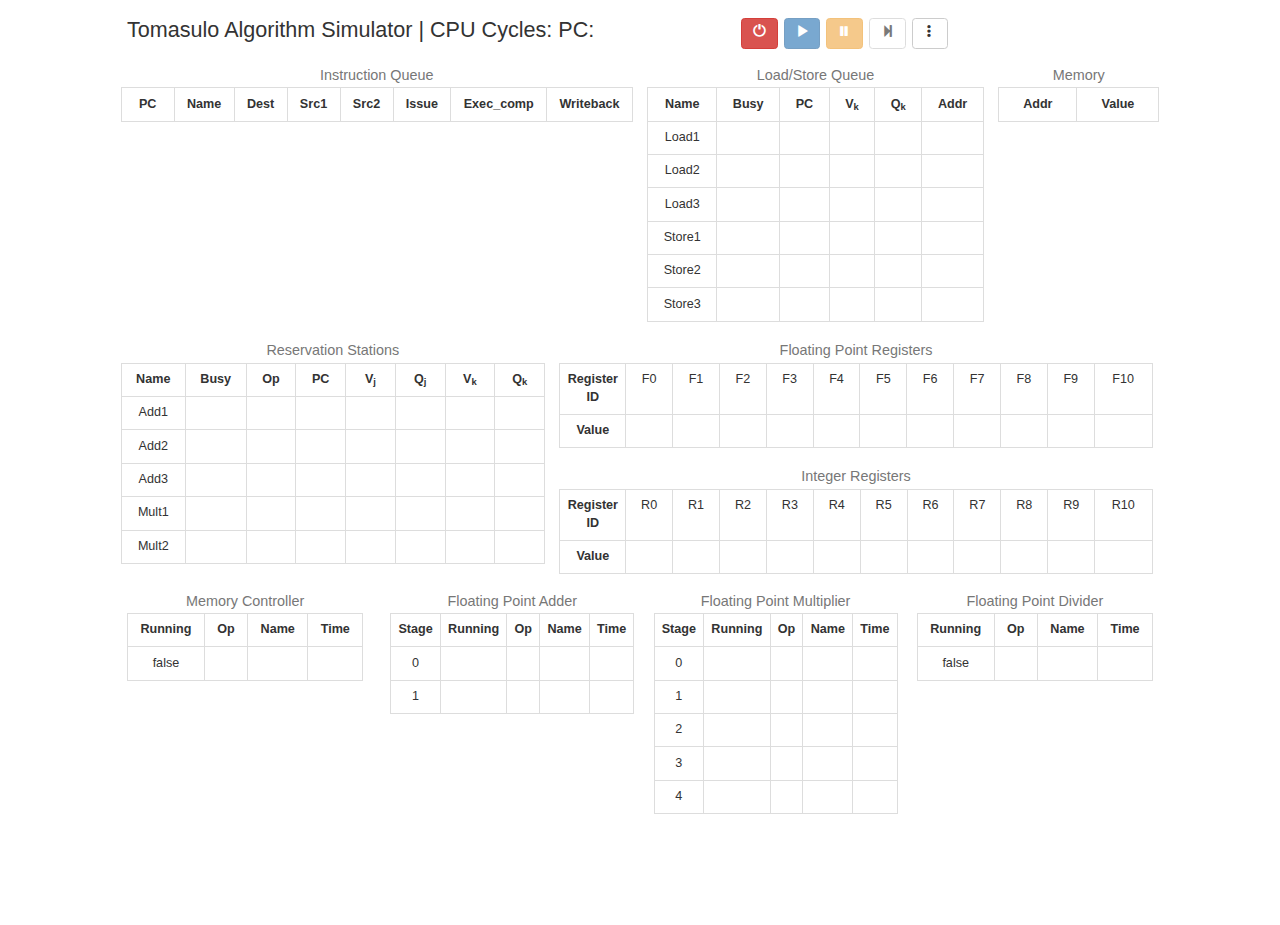
<file: index.html>
<!DOCTYPE html>
<html>

<head>
<meta charset="UTF-8">

<title> Tomasulo Algorithm Simulator </title>

<script src="libs/js/jquery-3.2.1.min.js"></script>

<!-- Latest compiled and minified CSS -->
<link rel="stylesheet" href="libs/css/bootstrap.min.css" />

<!-- Latest compiled and minified JavaScript -->
<script src="libs/js/bootstrap.min.js"></script>

<link rel="stylesheet" type="text/css" href="css/main.css" />
<link rel="stylesheet" href="css/non-responsive.css" type="text/css" /> 

<script src="js/main.js"></script>
<script src="js/utils.js"></script>
<script src="js/ui.js"></script>
<script src="js/config.js"></script>
<script src="js/CPU.js"></script>
<script src="js/HDL.js"></script>

</head>

<body onload="setTimeout(main.do_load, 100);">
<script> document.body.style.zoom = 0.9 * Math.max(window.screen.width, 1440) / 1440; </script>

<p id="loading_text"> Loading ... </p>

<div id="main_div" class="container" style="visibility:hidden">
	<div class="row" style="margin-top: 0px">
		<div class="col-xs-7">
			<h3>
				Tomasulo Algorithm Simulator | 
				CPU Cycles: <span id="CPU_cycles"></span>
				PC: <span id="CPU_PC"></span>
			</h3>
		</div>
		<div class="col-xs-5">
			<h3>
				<button class="btn btn-danger" id="btn_power">
					<span class="glyphicon glyphicon-off"></span>
				</button>
				<button class="btn btn-primary" id="btn_run">
					<span class="glyphicon glyphicon-play"></span>
				</button>
				<button class="btn btn-warning" id="btn_pause">
					<span class="glyphicon glyphicon-pause"></span>
				</button>
				<button class="btn btn-default" id="btn_step">
					<span class="glyphicon glyphicon-step-forward"></span>
				</button>
				<button class="btn btn-default" id="btn_options">
					<span class="glyphicon glyphicon-option-vertical"></span>
				</button>
			</h3>
		</div>
	</div>
	
	<div class="row">
		<table class="table table-borderless">
			<tr>
				<td class="col-xs-6">
					<div class="scrollable" style="height:300px">
						<table id="instruction_queue_table" class="table table-hover table-bordered">
							<caption> Instruction Queue </caption>
							<tr>
								<th class="col-xs-1"> PC </th>
								<th class="col-xs-1"> Name </th>
								<th class="col-xs-1"> Dest </th>
								<th class="col-xs-1"> Src1 </th>
								<th class="col-xs-1"> Src2 </th>
								<th class="col-xs-1"> Issue </th>
								<th class="col-xs-1"> Exec_comp </th>
								<th class="col-xs-1"> Writeback </th>
							</tr>
						</table>
					</div>
				</td>
				<td class="col-xs-4">
					<div class="scrollable" style="height:300px">
						<table id="load_store_queue_table" class="table table-hover table-bordered">
							<caption> Load/Store Queue </caption>
							<tr>
								<th class="col-xs-1"> Name </th>
								<th class="col-xs-1"> Busy </th>
								<th class="col-xs-1"> PC </th>
								<th class="col-xs-1"> V<sub>k</sub> </th>
								<th class="col-xs-1"> Q<sub>k</sub> </th>
								<th class="col-xs-1"> Addr </th>
							</tr>
							<tr>
								<td> 233 </td>
							</tr>
						</table>
					</div>
				</td>
				<td class="col-xs-2">
					<div class="scrollable" style="height:300px">
						<table id="memory_table" class="table table-hover table-bordered">
							<caption> Memory </caption>
							<tr>
								<th class="col-xs-1"> Addr </th>
								<th class="col-xs-1"> Value </th>
							</tr>
							<tr>
								<td> 2333 </td>
								<td> 123.456 </td>
							</tr>
						</table>
					</div>
				</td>
			</tr>
		</table>
	</div>
	
	<div class="row">
		<table class="table table-borderless">
			<tr>
				<td class="col-xs-5">
					<table id="RS_add_mul_table" class="table table-hover table-bordered">
						<caption> Reservation Stations </caption>
						<tr>
							<th class="col-xs-1"> Name </th>
							<th class="col-xs-1"> Busy </th>
							<th class="col-xs-1"> Op </th>
							<th class="col-xs-1"> PC </th>
							<th class="col-xs-1"> V<sub>j</sub> </th>
							<th class="col-xs-1"> Q<sub>j</sub> </th>
							<th class="col-xs-1"> V<sub>k</sub> </th>
							<th class="col-xs-1"> Q<sub>k</sub> </th>
						</tr>
					</table>
				</td>
				<td class="col-xs-7">
					<div class="scrollable" style="width:659px">
						<table id="FP_registers_table" class="table table-hover table-bordered">
							<caption> Floating Point Registers </caption>
							<tr>
								<th class="col-xs-1"> Register ID </th>
							</tr>
							<tr>
								<th> Value </th>
							</tr>
						</table>
						
						<table id="INT_registers_table" class="table table-hover table-bordered">
							<caption> Integer Registers </caption>
							<tr>
								<th class="col-xs-1"> Register ID </th>
							</tr>
							<tr>
								<th> Value </th>
							</tr>
						</table>
					</div>
				</td>
			</tr>
		</table>
	</div>
	
	<div class="row">
		<div class="col-xs-3">
			<table class="table table-hover table-bordered">
				<thead>
					<caption> Memory Controller </caption>
					<tr>
						<th class="col-xs-1"> Running </th>
						<th class="col-xs-1"> Op </th>
						<th class="col-xs-1"> Name </th>
						<th class="col-xs-1"> Time </th>
					</tr>
				</thead>
				<tbody>
					<tr>
						<td id="MC_is_running">false</td>
						<td id="MC_type"></td>
						<td id="MC_name"></td>
						<td id="MC_time"></td>
					</tr>
				</tbody>
			</table>
		</div>
		<div class="col-xs-3">
			<table id="FP_add_table" class="table table-hover table-bordered">
				<caption> Floating Point Adder </caption>
				<thead>
					<tr>
						<th class="col-xs-1"> Stage </th>
						<th class="col-xs-1"> Running </th>
						<th class="col-xs-1"> Op </th>
						<th class="col-xs-1"> Name </th>
						<th class="col-xs-1"> Time </th>
					</tr>
				</thead>
				<tbody>
				</tbody>
			</table>
		</div>
		<div class="col-xs-3">
			<table id="FP_mul_table" class="table table-hover table-bordered">
				<caption> Floating Point Multiplier </caption>
				<thead>
					<tr>
						<th class="col-xs-1"> Stage </th>
						<th class="col-xs-1"> Running </th>
						<th class="col-xs-1"> Op </th>
						<th class="col-xs-1"> Name </th>
						<th class="col-xs-1"> Time </th>
					</tr>
				</thead>
				<tbody>
				</tbody>
			</table>
		</div>
		<div class="col-xs-3">
			<table id="FP_div_table" class="table table-hover table-bordered">
				<caption> Floating Point Divider </caption>
				<thead>
					<tr>
						<th class="col-xs-1"> Running </th>
						<th class="col-xs-1"> Op </th>
						<th class="col-xs-1"> Name </th>
						<th class="col-xs-1"> Time </th>
					</tr>
				</thead>
				<tbody>
					<tr>
						<td id="FPD_is_running">false</td>
						<td id="FPD_type"></td>
						<td id="FPD_name"></td>
						<td id="FPD_time"></td>
					</tr>
				</tbody>
			</table>
		</div>
	</div>
</div>

<div class="modal fade" id="options_modal" tabindex="-1" role="dialog">
	<div class="modal-dialog" role="document">
		<div class="modal-content">
			<div class="modal-header">
				<button type="button" class="close" data-dismiss="modal">
					<span aria-hidden="true">&times;</span>
				</button>
				<h4 class="modal-title">
					Options
					&nbsp;
					<div class="label label-warning">
						Warning: CPU will be reset on saving changes !
					</div>
				</h4>
			</div>
			<div class="modal-body">
				<form>
					<div class="form-group">
						<label for="options_ins" class="control-label">
							Instructions:
						</label>
						<textarea class="form-control" id="options_ins" rows="5"></textarea>
					</div>
					<div class="form-group">
						<label for="options_mem" class="control-label">
							Memory values:
						</label>
						<textarea class="form-control" id="options_mem" rows="5"></textarea>
					</div>
					<div class="form-group">
						<label for="options_FP" class="control-label">
							Floating point register values:
						</label>
						<textarea class="form-control" id="options_FP" rows="5"></textarea>
					</div>
					<div class="form-group">
						<label for="options_INT" class="control-label">
							Integer register values:
						</label>
						<textarea class="form-control" id="options_INT" rows="5"></textarea>
					</div>
					
				</form>
			</div>
			<div class="modal-footer">
				<button type="button" class="btn btn-default" data-dismiss="modal">
					Close
				</button>
				<button type="button" class="btn btn-primary" id="options_save">
					Save changes
				</button>
			</div>
		</div>
	</div>
</div>

</body>

</html>
</file>
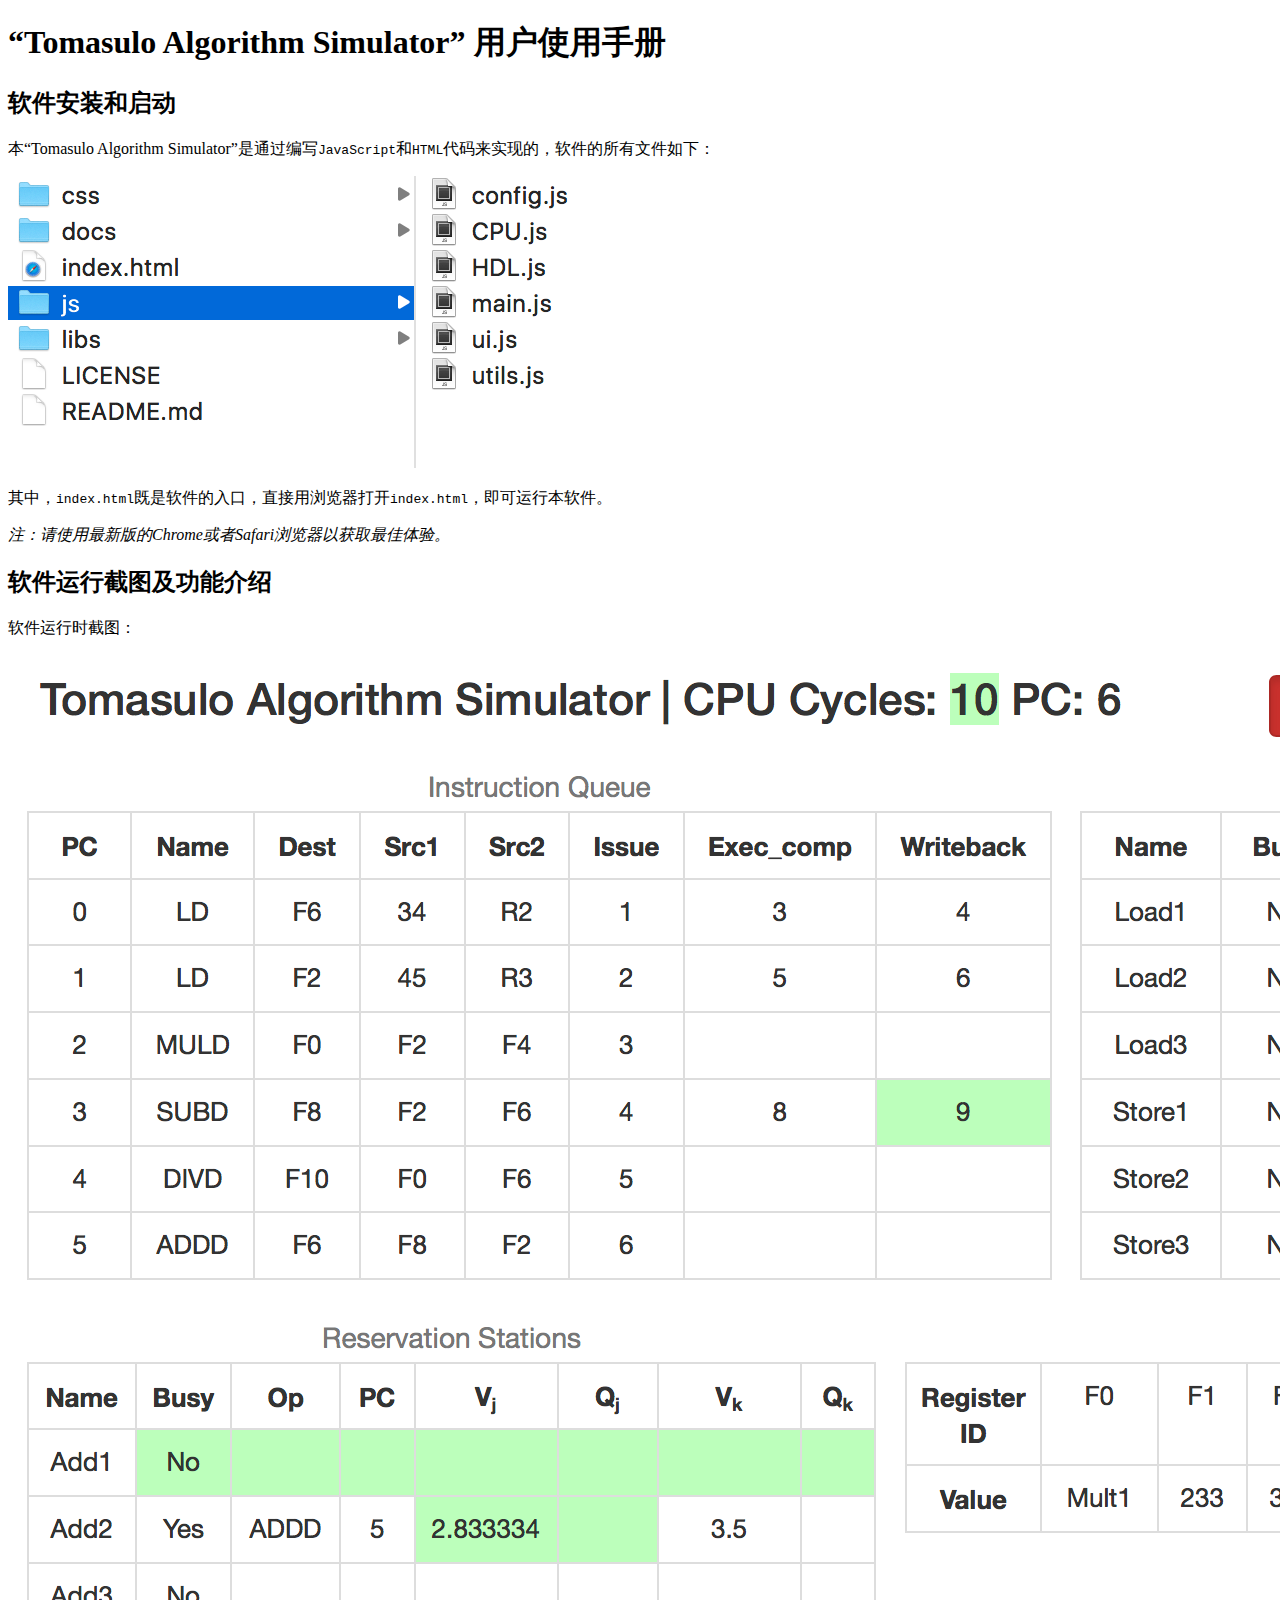
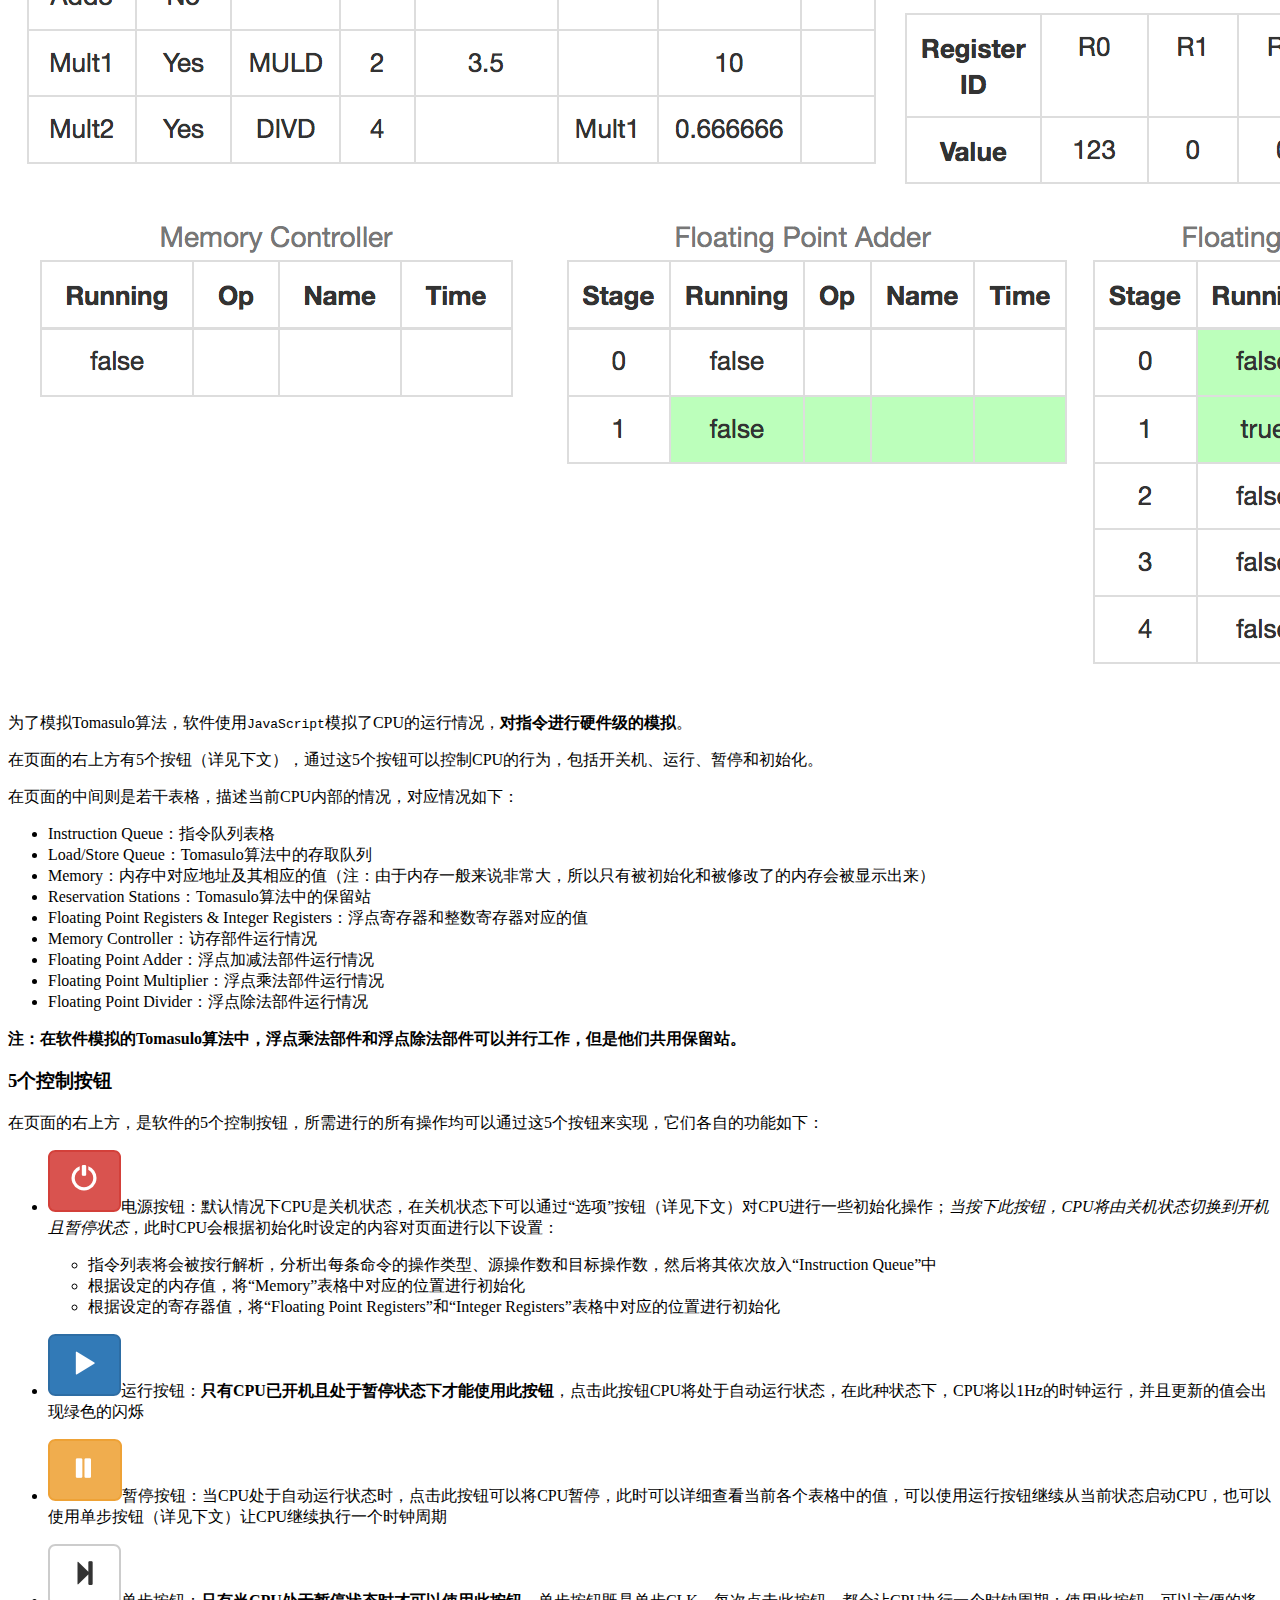
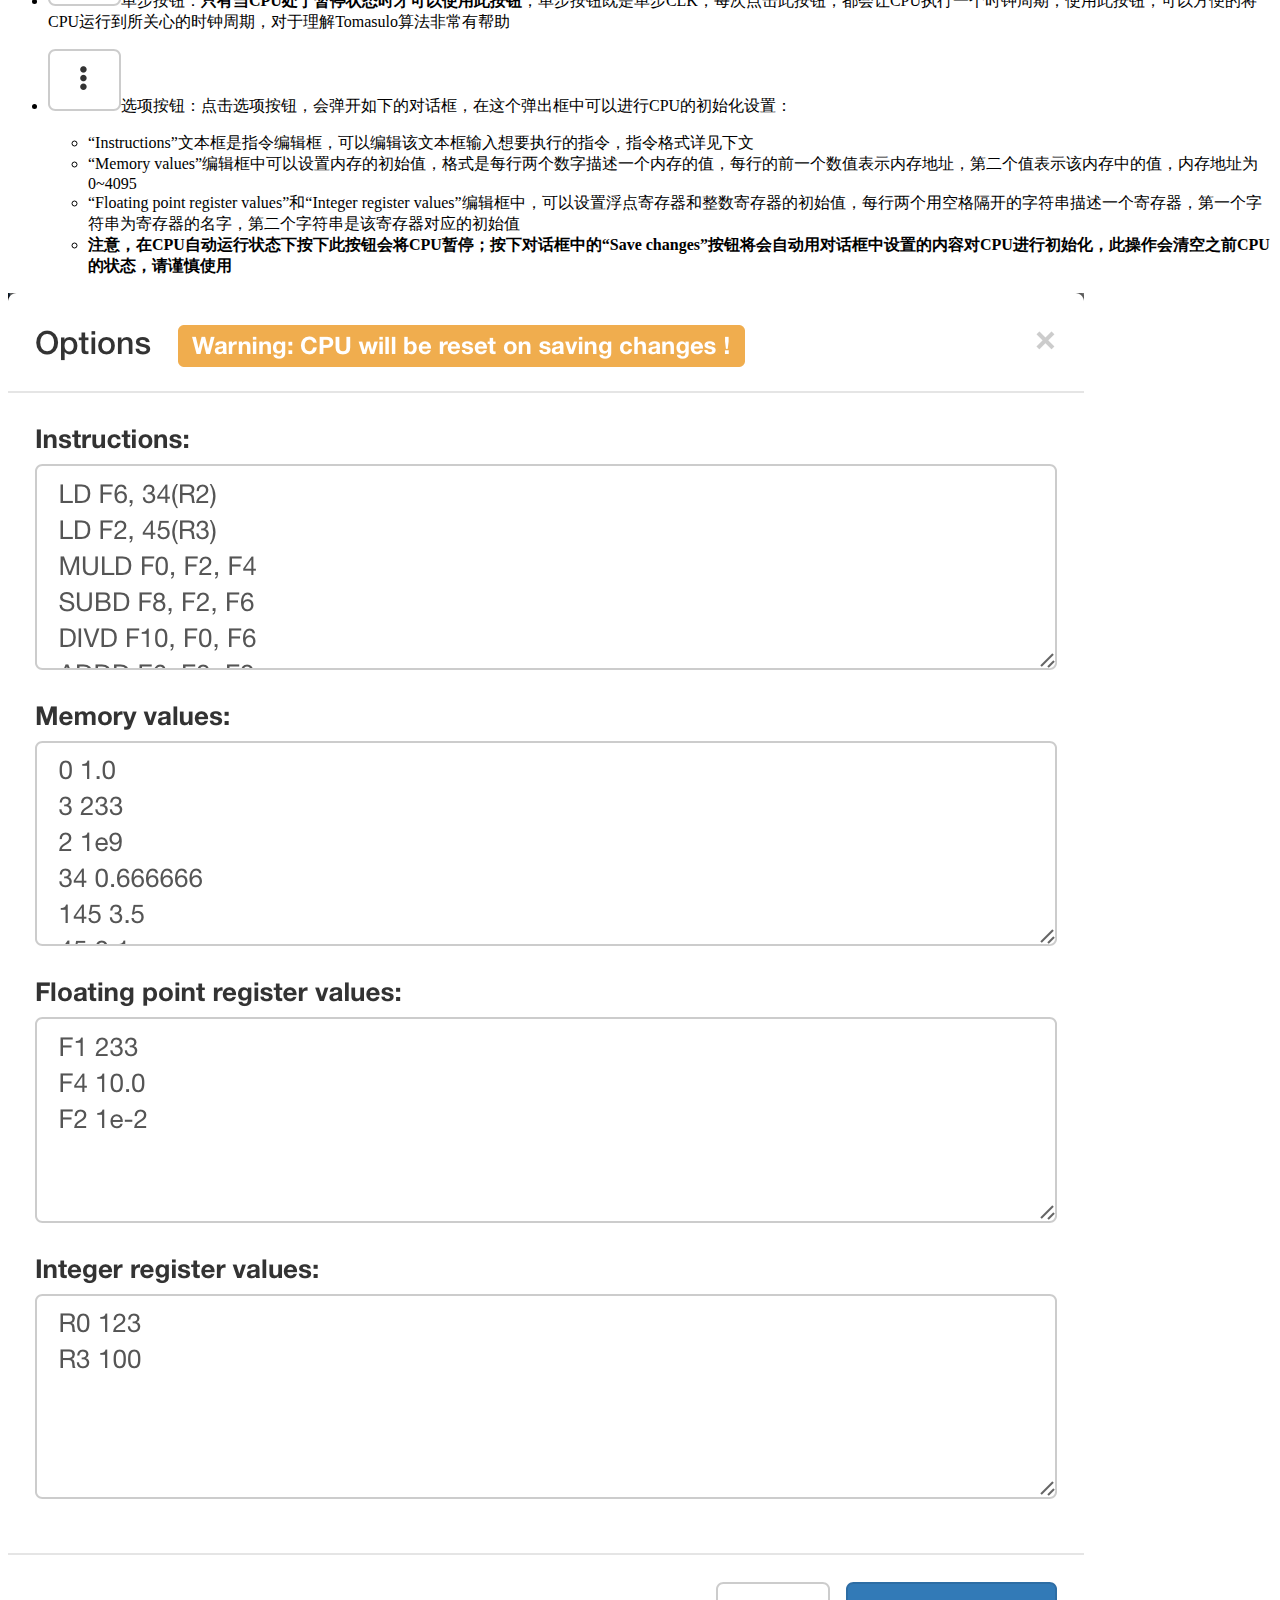
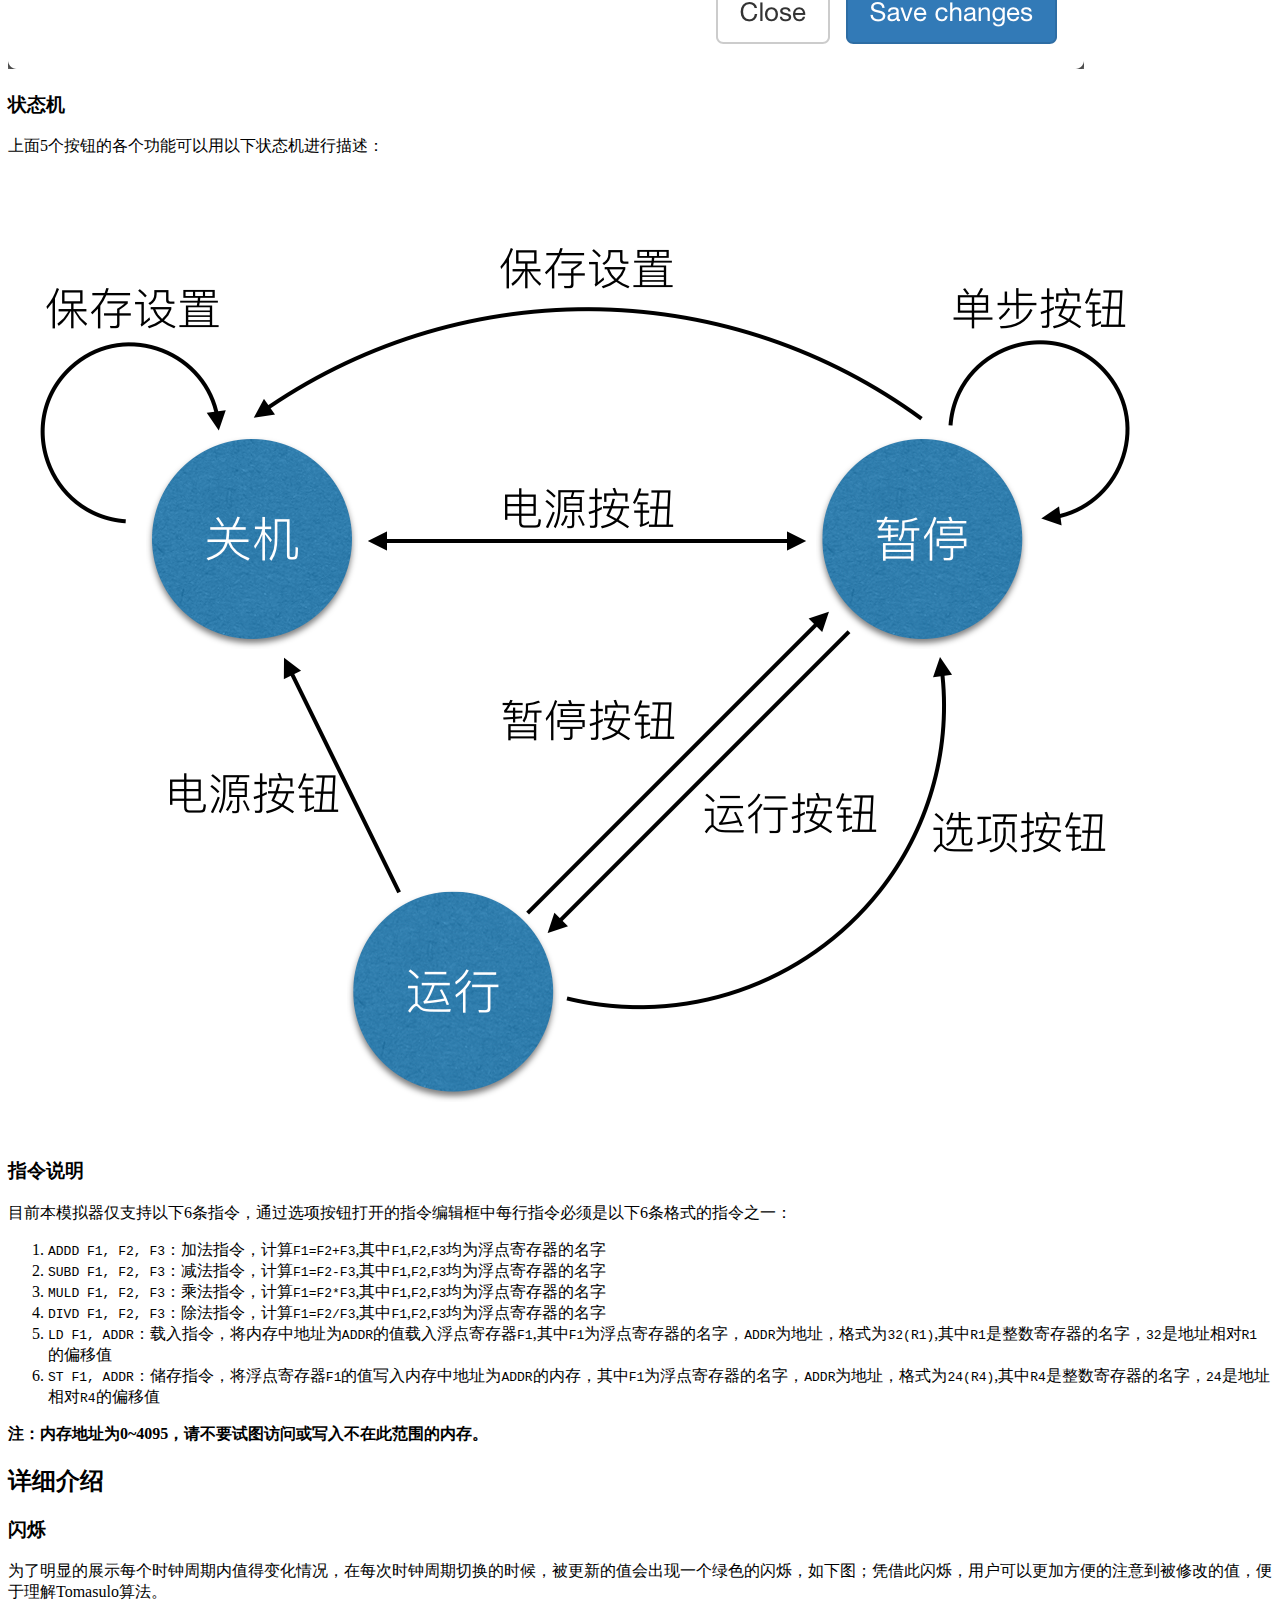
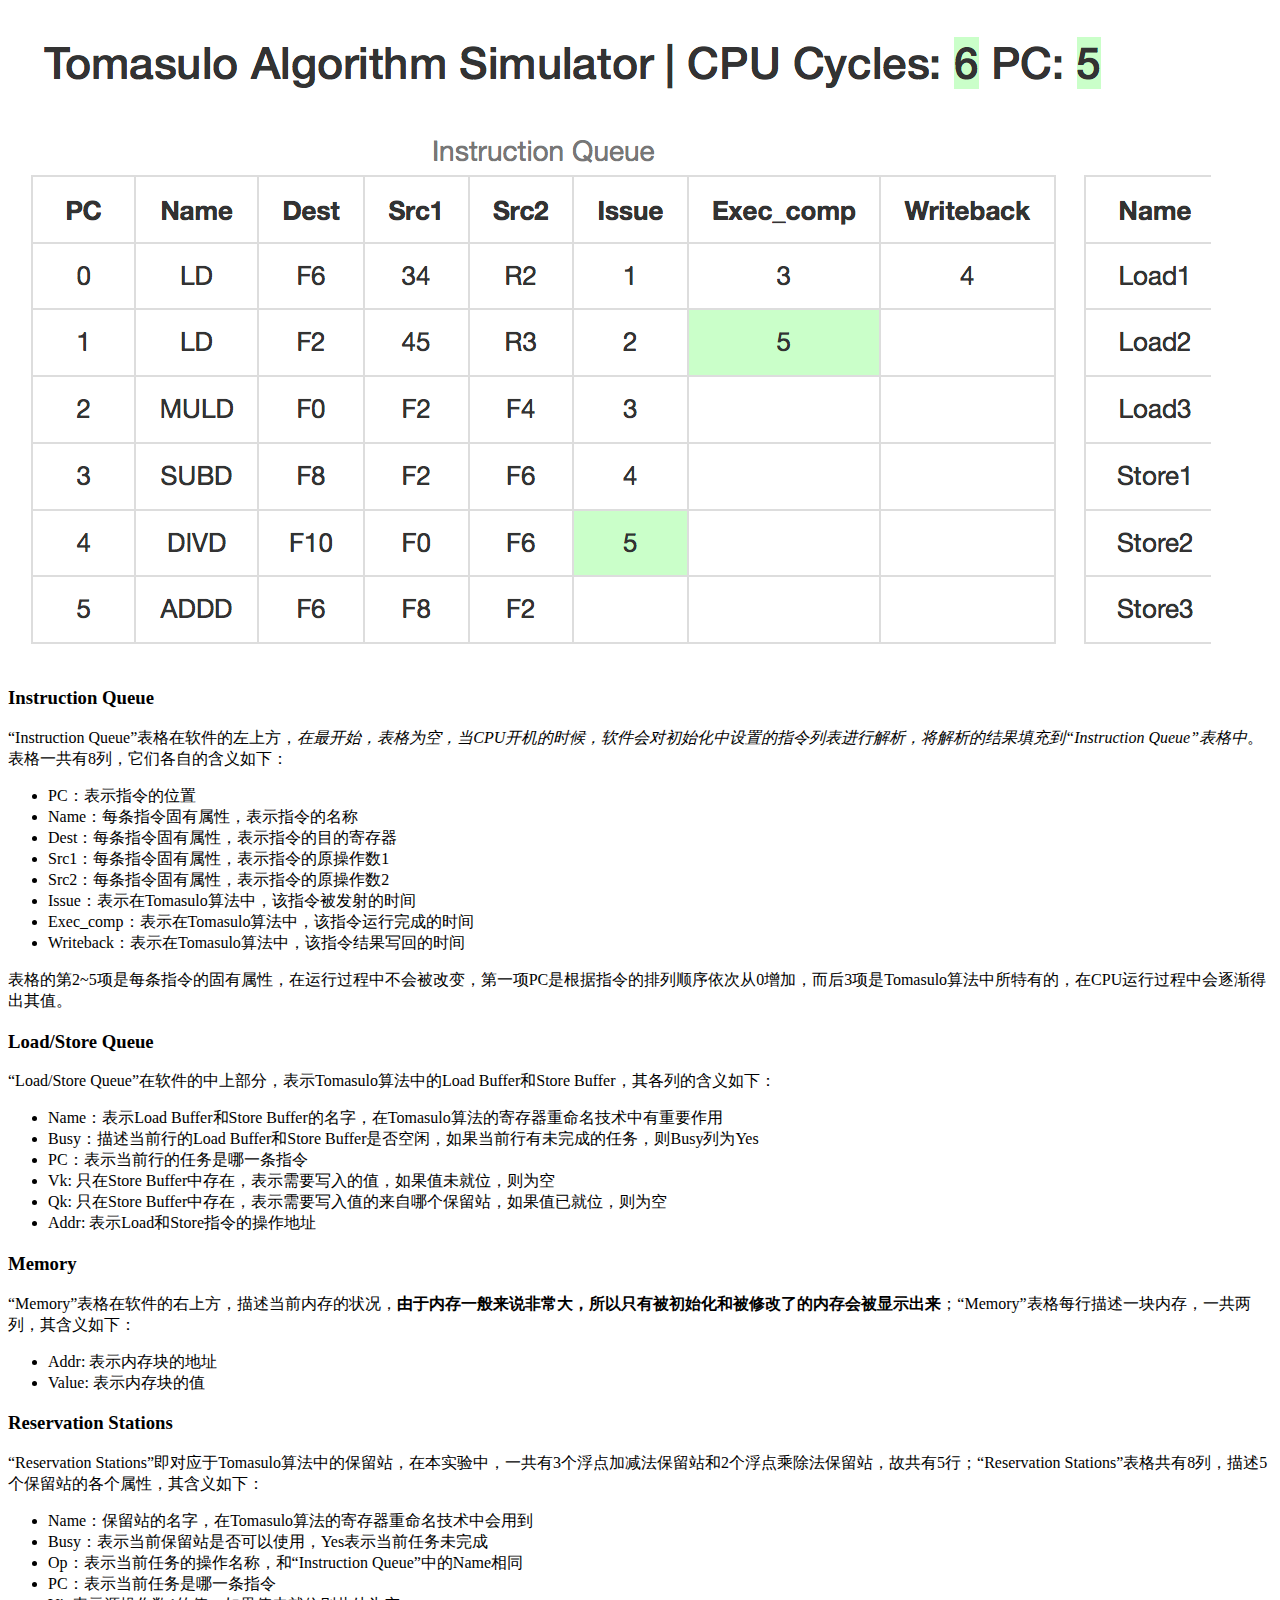
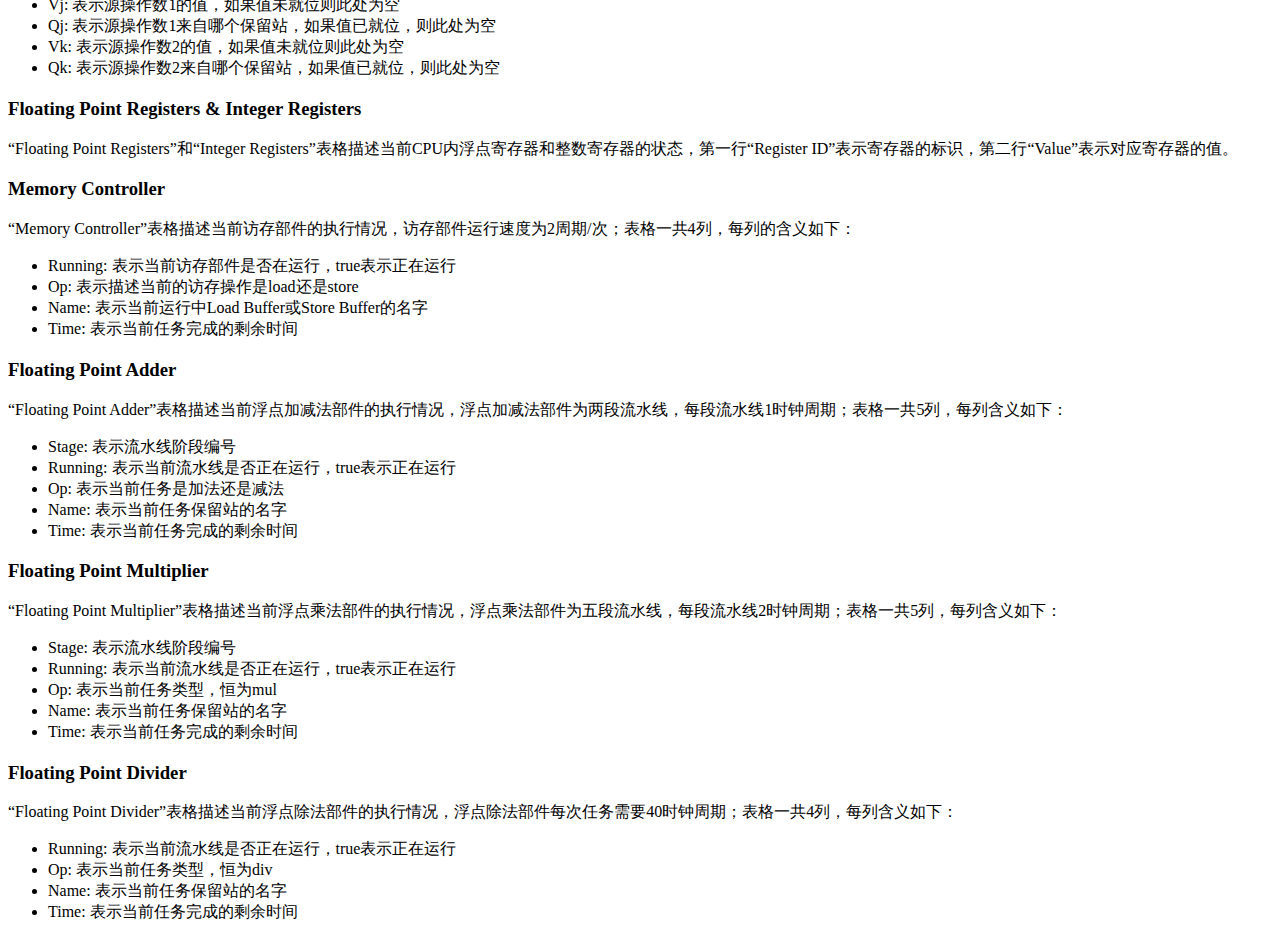
<file: docs/intro/用户使用手册.html>
<!DOCTYPE html>
<html>
<head>
<meta charset="utf-8">
<meta name="viewport" content="width=device-width, initial-scale=1.0">
<title>用户使用手册</title>
<link rel="stylesheet" href="https://stackedit.io/res-min/themes/base.css" />
<script type="text/javascript" src="https://cdn.mathjax.org/mathjax/latest/MathJax.js?config=TeX-AMS_HTML"></script>
</head>
<body><div class="container"><h1 id="tomasulo-algorithm-simulator-用户使用手册">“Tomasulo Algorithm Simulator” 用户使用手册</h1>



<h2 id="软件安装和启动">软件安装和启动</h2>

<p>本“Tomasulo Algorithm Simulator”是通过编写<code>JavaScript</code>和<code>HTML</code>代码来实现的，软件的所有文件如下：</p>

<p><img src="imgs/files.png" alt="files" title=""></p>

<p>其中，<code>index.html</code>既是软件的入口，直接用浏览器打开<code>index.html</code>，即可运行本软件。</p>

<p><em>注：请使用最新版的Chrome或者Safari浏览器以获取最佳体验。</em></p>



<h2 id="软件运行截图及功能介绍">软件运行截图及功能介绍</h2>

<p>软件运行时截图：</p>

<p><img src="imgs/run.png" alt="run" title=""></p>

<p>为了模拟Tomasulo算法，软件使用<code>JavaScript</code>模拟了CPU的运行情况，<strong>对指令进行硬件级的模拟</strong>。</p>

<p>在页面的右上方有5个按钮（详见下文），通过这5个按钮可以控制CPU的行为，包括开关机、运行、暂停和初始化。</p>

<p>在页面的中间则是若干表格，描述当前CPU内部的情况，对应情况如下：</p>

<ul>
<li>Instruction Queue：指令队列表格</li>
<li>Load/Store Queue：Tomasulo算法中的存取队列</li>
<li>Memory：内存中对应地址及其相应的值（注：由于内存一般来说非常大，所以只有被初始化和被修改了的内存会被显示出来）</li>
<li>Reservation Stations：Tomasulo算法中的保留站</li>
<li>Floating Point Registers &amp; Integer Registers：浮点寄存器和整数寄存器对应的值</li>
<li>Memory Controller：访存部件运行情况</li>
<li>Floating Point Adder：浮点加减法部件运行情况</li>
<li>Floating Point Multiplier：浮点乘法部件运行情况</li>
<li>Floating Point Divider：浮点除法部件运行情况</li>
</ul>

<p><strong>注：在软件模拟的Tomasulo算法中，浮点乘法部件和浮点除法部件可以并行工作，但是他们共用保留站。</strong></p>



<h3 id="5个控制按钮">5个控制按钮</h3>

<p>在页面的右上方，是软件的5个控制按钮，所需进行的所有操作均可以通过这5个按钮来实现，它们各自的功能如下：</p>

<ul>
<li><p><img src="imgs/power.png" alt="power" title="">电源按钮：默认情况下CPU是关机状态，在关机状态下可以通过“选项”按钮（详见下文）对CPU进行一些初始化操作；<em>当按下此按钮，CPU将由关机状态切换到开机且暂停状态</em>，此时CPU会根据初始化时设定的内容对页面进行以下设置：</p>

<ul><li>指令列表将会被按行解析，分析出每条命令的操作类型、源操作数和目标操作数，然后将其依次放入“Instruction Queue”中</li>
<li>根据设定的内存值，将“Memory”表格中对应的位置进行初始化</li>
<li>根据设定的寄存器值，将“Floating Point Registers”和“Integer Registers”表格中对应的位置进行初始化</li></ul></li>
<li><p><img src="imgs/start.png" alt="start" title="">运行按钮：<strong>只有CPU已开机且处于暂停状态下才能使用此按钮</strong>，点击此按钮CPU将处于自动运行状态，在此种状态下，CPU将以1Hz的时钟运行，并且更新的值会出现绿色的闪烁</p></li>
<li><p><img src="imgs/pause.png" alt="pause" title="">暂停按钮：当CPU处于自动运行状态时，点击此按钮可以将CPU暂停，此时可以详细查看当前各个表格中的值，可以使用运行按钮继续从当前状态启动CPU，也可以使用单步按钮（详见下文）让CPU继续执行一个时钟周期</p></li>
<li><p><img src="imgs/next.png" alt="next" title="">单步按钮：<strong>只有当CPU处于暂停状态时才可以使用此按钮</strong>，单步按钮既是单步CLK，每次点击此按钮，都会让CPU执行一个时钟周期；使用此按钮，可以方便的将CPU运行到所关心的时钟周期，对于理解Tomasulo算法非常有帮助</p></li>
<li><p><img src="imgs/options.png" alt="options" title="">选项按钮：点击选项按钮，会弹开如下的对话框，在这个弹出框中可以进行CPU的初始化设置：</p>

<ul><li>“Instructions”文本框是指令编辑框，可以编辑该文本框输入想要执行的指令，指令格式详见下文</li>
<li>“Memory values”编辑框中可以设置内存的初始值，格式是每行两个数字描述一个内存的值，每行的前一个数值表示内存地址，第二个值表示该内存中的值，内存地址为0~4095</li>
<li>“Floating point register values”和“Integer register values”编辑框中，可以设置浮点寄存器和整数寄存器的初始值，每行两个用空格隔开的字符串描述一个寄存器，第一个字符串为寄存器的名字，第二个字符串是该寄存器对应的初始值</li>
<li><strong>注意，在CPU自动运行状态下按下此按钮会将CPU暂停；按下对话框中的“Save changes”按钮将会自动用对话框中设置的内容对CPU进行初始化，此操作会清空之前CPU的状态，请谨慎使用</strong></li></ul></li>
</ul>

<p><img src="imgs/options_dialog.png"></p>



<h3 id="状态机">状态机</h3>

<p>上面5个按钮的各个功能可以用以下状态机进行描述：</p>

<p><img src="imgs/status.png"></p>



<h3 id="指令说明">指令说明</h3>

<p>目前本模拟器仅支持以下6条指令，通过选项按钮打开的指令编辑框中每行指令必须是以下6条格式的指令之一：</p>

<ol>
<li><code>ADDD F1, F2, F3</code>：加法指令，计算<code>F1=F2+F3</code>,其中<code>F1</code>,<code>F2</code>,<code>F3</code>均为浮点寄存器的名字</li>
<li><code>SUBD F1, F2, F3</code>：减法指令，计算<code>F1=F2-F3</code>,其中<code>F1</code>,<code>F2</code>,<code>F3</code>均为浮点寄存器的名字</li>
<li><code>MULD F1, F2, F3</code>：乘法指令，计算<code>F1=F2*F3</code>,其中<code>F1</code>,<code>F2</code>,<code>F3</code>均为浮点寄存器的名字</li>
<li><code>DIVD F1, F2, F3</code>：除法指令，计算<code>F1=F2/F3</code>,其中<code>F1</code>,<code>F2</code>,<code>F3</code>均为浮点寄存器的名字</li>
<li><code>LD F1, ADDR</code>：载入指令，将内存中地址为<code>ADDR</code>的值载入浮点寄存器<code>F1</code>,其中<code>F1</code>为浮点寄存器的名字，<code>ADDR</code>为地址，格式为<code>32(R1)</code>,其中<code>R1</code>是整数寄存器的名字，<code>32</code>是地址相对<code>R1</code>的偏移值</li>
<li><code>ST F1, ADDR</code>：储存指令，将浮点寄存器<code>F1</code>的值写入内存中地址为<code>ADDR</code>的内存，其中<code>F1</code>为浮点寄存器的名字，<code>ADDR</code>为地址，格式为<code>24(R4)</code>,其中<code>R4</code>是整数寄存器的名字，<code>24</code>是地址相对<code>R4</code>的偏移值</li>
</ol>

<p><strong>注：内存地址为0~4095，请不要试图访问或写入不在此范围的内存。</strong></p>



<h2 id="详细介绍">详细介绍</h2>



<h3 id="闪烁">闪烁</h3>

<p>为了明显的展示每个时钟周期内值得变化情况，在每次时钟周期切换的时候，被更新的值会出现一个绿色的闪烁，如下图；凭借此闪烁，用户可以更加方便的注意到被修改的值，便于理解Tomasulo算法。</p>

<p><img src="imgs/blink.png" alt="blink" title=""></p>



<h3 id="instruction-queue">Instruction Queue</h3>

<p>“Instruction Queue”表格在软件的左上方，<em>在最开始，表格为空，当CPU开机的时候，软件会对初始化中设置的指令列表进行解析，将解析的结果填充到“Instruction Queue”表格中</em>。表格一共有8列，它们各自的含义如下：</p>

<ul>
<li>PC：表示指令的位置</li>
<li>Name：每条指令固有属性，表示指令的名称</li>
<li>Dest：每条指令固有属性，表示指令的目的寄存器</li>
<li>Src1：每条指令固有属性，表示指令的原操作数1</li>
<li>Src2：每条指令固有属性，表示指令的原操作数2</li>
<li>Issue：表示在Tomasulo算法中，该指令被发射的时间</li>
<li>Exec_comp：表示在Tomasulo算法中，该指令运行完成的时间</li>
<li>Writeback：表示在Tomasulo算法中，该指令结果写回的时间</li>
</ul>

<p>表格的第2~5项是每条指令的固有属性，在运行过程中不会被改变，第一项PC是根据指令的排列顺序依次从0增加，而后3项是Tomasulo算法中所特有的，在CPU运行过程中会逐渐得出其值。</p>



<h3 id="loadstore-queue">Load/Store Queue</h3>

<p>“Load/Store Queue”在软件的中上部分，表示Tomasulo算法中的Load Buffer和Store Buffer，其各列的含义如下：</p>

<ul>
<li>Name：表示Load Buffer和Store Buffer的名字，在Tomasulo算法的寄存器重命名技术中有重要作用</li>
<li>Busy：描述当前行的Load Buffer和Store Buffer是否空闲，如果当前行有未完成的任务，则Busy列为Yes</li>
<li>PC：表示当前行的任务是哪一条指令</li>
<li>Vk: 只在Store Buffer中存在，表示需要写入的值，如果值未就位，则为空</li>
<li>Qk: 只在Store Buffer中存在，表示需要写入值的来自哪个保留站，如果值已就位，则为空</li>
<li>Addr: 表示Load和Store指令的操作地址</li>
</ul>



<h3 id="memory">Memory</h3>

<p>“Memory”表格在软件的右上方，描述当前内存的状况，<strong>由于内存一般来说非常大，所以只有被初始化和被修改了的内存会被显示出来</strong>；“Memory”表格每行描述一块内存，一共两列，其含义如下：</p>

<ul>
<li>Addr: 表示内存块的地址</li>
<li>Value: 表示内存块的值</li>
</ul>

<h3 id="reservation-stations">Reservation Stations</h3>

<p>“Reservation Stations”即对应于Tomasulo算法中的保留站，在本实验中，一共有3个浮点加减法保留站和2个浮点乘除法保留站，故共有5行；“Reservation Stations”表格共有8列，描述5个保留站的各个属性，其含义如下：</p>

<ul>
<li>Name：保留站的名字，在Tomasulo算法的寄存器重命名技术中会用到</li>
<li>Busy：表示当前保留站是否可以使用，Yes表示当前任务未完成</li>
<li>Op：表示当前任务的操作名称，和“Instruction Queue”中的Name相同</li>
<li>PC：表示当前任务是哪一条指令</li>
<li>Vj: 表示源操作数1的值，如果值未就位则此处为空</li>
<li>Qj: 表示源操作数1来自哪个保留站，如果值已就位，则此处为空</li>
<li>Vk: 表示源操作数2的值，如果值未就位则此处为空</li>
<li>Qk: 表示源操作数2来自哪个保留站，如果值已就位，则此处为空</li>
</ul>



<h3 id="floating-point-registers-integer-registers">Floating Point Registers &amp; Integer Registers</h3>

<p>“Floating Point Registers”和“Integer Registers”表格描述当前CPU内浮点寄存器和整数寄存器的状态，第一行“Register ID”表示寄存器的标识，第二行“Value”表示对应寄存器的值。</p>



<h3 id="memory-controller">Memory Controller</h3>

<p>“Memory Controller”表格描述当前访存部件的执行情况，访存部件运行速度为2周期/次；表格一共4列，每列的含义如下：</p>

<ul>
<li>Running: 表示当前访存部件是否在运行，true表示正在运行</li>
<li>Op: 表示描述当前的访存操作是load还是store</li>
<li>Name: 表示当前运行中Load Buffer或Store Buffer的名字</li>
<li>Time: 表示当前任务完成的剩余时间</li>
</ul>



<h3 id="floating-point-adder">Floating Point Adder</h3>

<p>“Floating Point Adder”表格描述当前浮点加减法部件的执行情况，浮点加减法部件为两段流水线，每段流水线1时钟周期；表格一共5列，每列含义如下：</p>

<ul>
<li>Stage: 表示流水线阶段编号</li>
<li>Running: 表示当前流水线是否正在运行，true表示正在运行</li>
<li>Op: 表示当前任务是加法还是减法</li>
<li>Name: 表示当前任务保留站的名字</li>
<li>Time: 表示当前任务完成的剩余时间</li>
</ul>



<h3 id="floating-point-multiplier">Floating Point Multiplier</h3>

<p>“Floating Point Multiplier”表格描述当前浮点乘法部件的执行情况，浮点乘法部件为五段流水线，每段流水线2时钟周期；表格一共5列，每列含义如下：</p>

<ul>
<li>Stage: 表示流水线阶段编号</li>
<li>Running: 表示当前流水线是否正在运行，true表示正在运行</li>
<li>Op: 表示当前任务类型，恒为mul</li>
<li>Name: 表示当前任务保留站的名字</li>
<li>Time: 表示当前任务完成的剩余时间</li>
</ul>



<h3 id="floating-point-divider">Floating Point Divider</h3>

<p>“Floating Point Divider”表格描述当前浮点除法部件的执行情况，浮点除法部件每次任务需要40时钟周期；表格一共4列，每列含义如下：</p>

<ul>
<li>Running: 表示当前流水线是否正在运行，true表示正在运行</li>
<li>Op: 表示当前任务类型，恒为div</li>
<li>Name: 表示当前任务保留站的名字</li>
<li>Time: 表示当前任务完成的剩余时间</li>
</ul></div></body>
</html>
</file>
<file: css/main.css>
table {
	/*border-collapse: collapse;*/
}

table, th, td {
	/*border: 1px solid black;*/
	/*margin: 10px;*/
	/*padding: 10px;*/
	/*text-align: center;*/
}

table > caption {
	padding-top: 0px;
	padding-bottom: 2px;
	text-align: center;
	font-size: 16px;
}

.table-borderless > tbody > tr > td,
.table-borderless > tbody > tr > th,
.table-borderless > tfoot > tr > td,
.table-borderless > tfoot > tr > th,
.table-borderless > thead > tr > td,
.table-borderless > thead > tr > th {
    border: none;
}

th, td {
	text-align: center;
}

.scrollable {
	overflow-x: scroll;
	overflow-y: scroll;
}

div.row {
	margin-top: -30px;
}
</file>
<file: css/non-responsive.css>
/* Template-specific stuff
 *
  * Customizations just for the template; these are not necessary for anything
   * with disabling the responsiveness.
    */

	/* Account for fixed navbar */

	body,
	.navbar-fixed-top,
	.navbar-fixed-bottom {
		  min-width: 1170px;
	}

	/* Don't let the lead text change font-size. */
	.lead {
		  font-size: 16px;
	}

	/* Finesse the page header spacing */
	.page-header {
		  margin-bottom: 30px;
	}
	.page-header .lead {
		  margin-bottom: 10px;
	}


	/* Non-responsive overrides
	 *
	  * Utilize the following CSS to disable the responsive-ness of the container,
	   * grid system, and navbar.
	    */

		/* Reset the container */
		.container {
			  width: 1170px;
			    max-width: none !important;
		}

		/* Demonstrate the grids */
		/*.col-xs-4 {
			  padding-top: 15px;
			    padding-bottom: 15px;
				  background-color: #eee;
				    background-color: rgba(86,61,124,.15);
					  border: 1px solid #ddd;
					    border: 1px solid rgba(86,61,124,.2);
		}*/

		.container .navbar-header,
		.container .navbar-collapse {
			  margin-right: 0;
			    margin-left: 0;
		}

		/* Always float the navbar header */
		.navbar-header {
			  float: left;
		}

		/* Undo the collapsing navbar */
		.navbar-collapse {
			  display: block !important;
			    height: auto !important;
				  padding-bottom: 0;
				    overflow: visible !important;
					  visibility: visible !important;
		}

		.navbar-toggle {
			  display: none;
		}
		.navbar-collapse {
			  border-top: 0;
		}

		.navbar-brand {
			  margin-left: -15px;
		}

		/* Always apply the floated nav */
		.navbar-nav {
			  float: left;
			  /*   margin: 0; */
			      margin-left: 300px;
		}
		.navbar-nav > li {
			  float: left;
		}
		.navbar-nav > li > a {
			/*   padding: 15px; */
			    margin: 10px 10px 10px 10px;
					padding: 10px 10px 10px 10px;
						margin-top: 12px;
							margin-bottom: 12px;
								color: white;
		}

		/* Redeclare since we override the float above */
		.navbar-nav.navbar-right {
			  float: right;
		}

		/* Undo custom dropdowns */
		.navbar .navbar-nav .open .dropdown-menu {
			  position: absolute;
			    float: left;
				  background-color: #fff;
				    border: 1px solid #ccc;
					  border: 1px solid rgba(0, 0, 0, .15);
					    border-width: 0 1px 1px;
						  border-radius: 0 0 4px 4px;
						    -webkit-box-shadow: 0 6px 12px rgba(0, 0, 0, .175);
							          box-shadow: 0 6px 12px rgba(0, 0, 0, .175);
		}
		.navbar-default .navbar-nav .open .dropdown-menu > li > a {
			  color: #333;
		}
		.navbar .navbar-nav .open .dropdown-menu > li > a:hover,
		.navbar .navbar-nav .open .dropdown-menu > li > a:focus,
		.navbar .navbar-nav .open .dropdown-menu > .active > a,
		.navbar .navbar-nav .open .dropdown-menu > .active > a:hover,
		.navbar .navbar-nav .open .dropdown-menu > .active > a:focus {
			  color: #fff !important;
			    background-color: #428bca !important;
		}
		.navbar .navbar-nav .open .dropdown-menu > .disabled > a,
		.navbar .navbar-nav .open .dropdown-menu > .disabled > a:hover,
		.navbar .navbar-nav .open .dropdown-menu > .disabled > a:focus {
			  color: #999 !important;
			    background-color: transparent !important;
		}

		/* Undo form expansion */
		.navbar-form {
			  float: left;
			    width: auto;
				  padding-top: 0;
				    padding-bottom: 0;
					  margin-right: 0;
					    margin-left: 0;
						  border: 0;
						    -webkit-box-shadow: none;
							          box-shadow: none;
		}

		/* Copy-pasted from forms.less since we mixin the .form-inline styles. */
		.navbar-form .form-group {
			  display: inline-block;
			    margin-bottom: 0;
				  vertical-align: middle;
		}

		.navbar-form .form-control {
			  display: inline-block;
			    width: auto;
				  vertical-align: middle;
		}

		.navbar-form .form-control-static {
			  display: inline-block;
		}

		.navbar-form .input-group {
			  display: inline-table;
			    vertical-align: middle;
		}

		.navbar-form .input-group .input-group-addon,
		.navbar-form .input-group .input-group-btn,
		.navbar-form .input-group .form-control {
			  width: auto;
		}

		.navbar-form .input-group > .form-control {
			  width: 100%;
		}

		.navbar-form .control-label {
			  margin-bottom: 0;
			    vertical-align: middle;
		}

		.navbar-form .radio,
		.navbar-form .checkbox {
			  display: inline-block;
			    margin-top: 0;
				  margin-bottom: 0;
				    vertical-align: middle;
		}

		.navbar-form .radio label,
		.navbar-form .checkbox label {
			  padding-left: 0;
		}

		.navbar-form .radio input[type="radio"],
		.navbar-form .checkbox input[type="checkbox"] {
			  position: relative;
			    margin-left: 0;
		}

		.navbar-form .has-feedback .form-control-feedback {
			  top: 0;
		}

		/* Undo inline form compaction on small screens */
		.form-inline .form-group {
			  display: inline-block;
			    margin-bottom: 0;
				  vertical-align: middle;
		}

		.form-inline .form-control {
			  display: inline-block;
			    width: auto;
				  vertical-align: middle;
		}

		.form-inline .form-control-static {
			  display: inline-block;
		}

		.form-inline .input-group {
			  display: inline-table;
			    vertical-align: middle;
		}
		.form-inline .input-group .input-group-addon,
		.form-inline .input-group .input-group-btn,
		.form-inline .input-group .form-control {
			  width: auto;
		}

		.form-inline .input-group > .form-control {
			  width: 100%;
		}

		.form-inline .control-label {
			  margin-bottom: 0;
			    vertical-align: middle;
		}

		.form-inline .radio,
		.form-inline .checkbox {
			  display: inline-block;
			    margin-top: 0;
				  margin-bottom: 0;
				    vertical-align: middle;
		}
		.form-inline .radio label,
		.form-inline .checkbox label {
			  padding-left: 0;
		}

		.form-inline .radio input[type="radio"],
		.form-inline .checkbox input[type="checkbox"] {
			  position: relative;
			    margin-left: 0;
		}

		.form-inline .has-feedback .form-control-feedback {
			  top: 0;
		}
</file>
